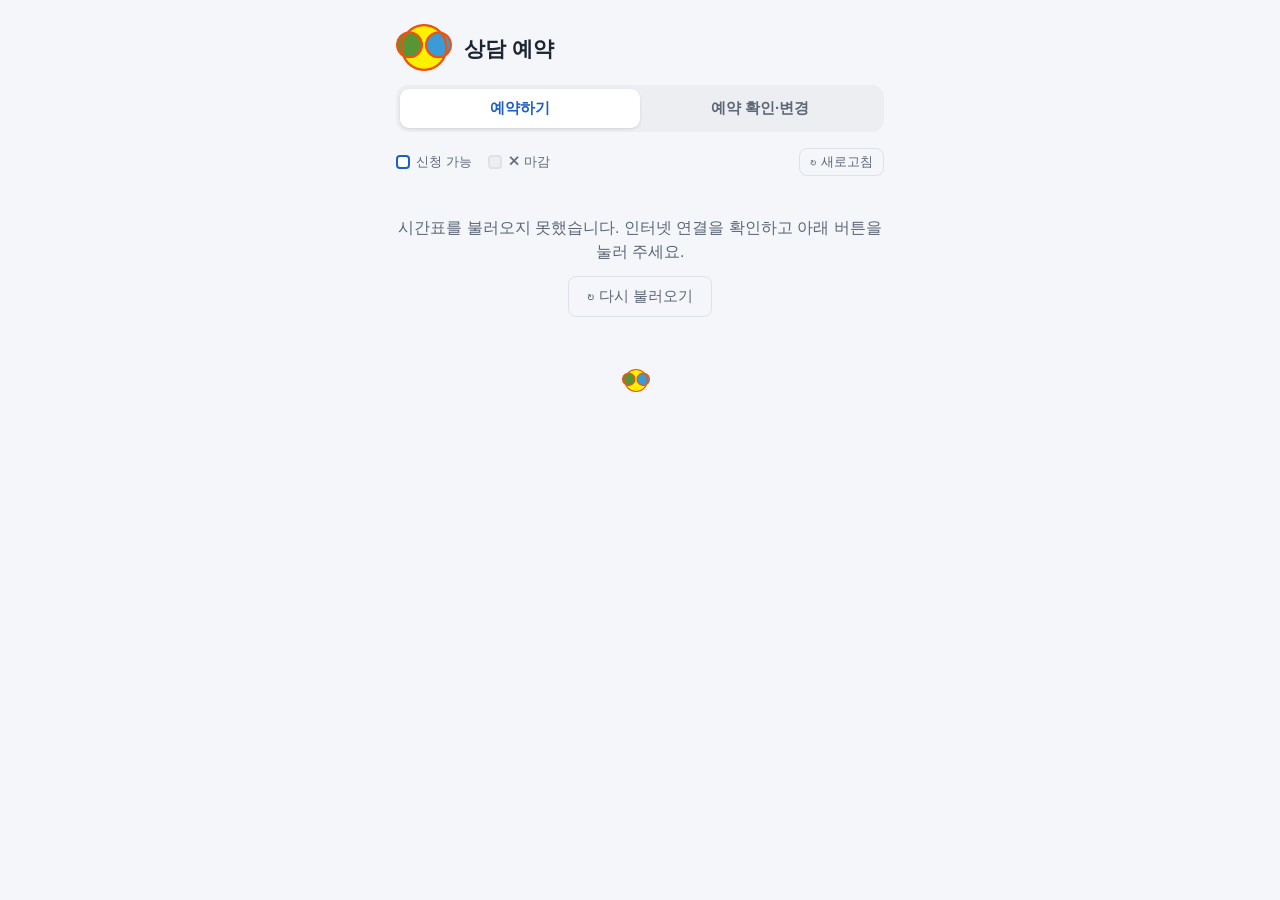
<file: index.html>
<!DOCTYPE html>
<html lang="ko">
<head>
<base target="_top">
<meta charset="utf-8">
<meta name="referrer" content="no-referrer">
<meta name="viewport" content="width=device-width, initial-scale=1">
<title>예비 고3 무료 수학학습상담 예약</title>
<meta property="og:type" content="website">
<meta property="og:title" content="예비 고3 무료 수학학습상담 예약">
<meta property="og:description" content="평촌청솔학원 최준호 T · 원하는 상담 시간을 골라 예약해 주세요.">
<meta property="og:image" content="https://cjh-math.github.io/emblem.png">
<meta property="og:url" content="https://cjh-math.github.io/">
<link rel="icon" type="image/png" href="https://cjh-math.github.io/emblem.png">
<style>
  :root {
    --bg: #f4f6f9; --card: #ffffff; --ink: #1d2433; --sub: #5d6778; --line: #dde2ea;
    --blue: #1f5fbf; --blue-soft: #e7effb; --gray: #eceef1; --gray-ink: #9aa1ab;
    --warn: #b35900; --warn-soft: #fff1e0;
  }
  * { box-sizing: border-box; }
  body { margin: 0; background: var(--bg); color: var(--ink);
    font-family: -apple-system, "Apple SD Gothic Neo", "Malgun Gothic", "Noto Sans KR", sans-serif;
    font-size: 16px; line-height: 1.5; word-break: keep-all; overflow-wrap: break-word; }
  .wrap { max-width: 520px; margin: 0 auto; padding: 20px 16px 48px; }
  .head { display: flex; align-items: center; gap: 12px; margin: 4px 0 14px; }
  .head .emblem { width: 56px; height: auto; flex: none; }
  h1 { font-size: 15px; font-weight: 600; color: var(--sub); margin: 0 0 2px; }
  .subtitle { font-size: 21px; font-weight: 700; margin: 0; line-height: 1.3; }
  .foot { display: flex; align-items: center; justify-content: center; gap: 8px; margin-top: 28px; color: var(--sub); font-size: 13px; }
  .foot .emblem { width: 28px; height: auto; }
  .notice { color: var(--sub); font-size: 14px; margin: 0 0 16px; padding: 12px 14px;
    background: var(--card); border: 1px solid var(--line); border-left: 4px solid var(--blue); border-radius: 10px; }
  .notice p { margin: 0 0 6px; }
  .notice p:last-child { margin-bottom: 0; }
  .contact { display: flex; flex-direction: column; gap: 8px; margin-top: 10px; }
  .contact a { display: flex; align-items: center; gap: 10px; padding: 12px 14px; border-radius: 10px;
    font-size: 15px; font-weight: 700; text-decoration: none; }
  .contact a svg { width: 20px; height: 20px; flex: none; }
  .contact a .go { margin-left: auto; font-size: 20px; line-height: 1; }
  .contact a.kakao { background: #FEE500; color: #191919; }
  .contact a.call { background: var(--card); color: var(--blue); border: 2px solid var(--blue); }
  .tabs { display: flex; background: var(--gray); border-radius: 12px; padding: 4px; margin-bottom: 16px; }
  .tabs button { flex: 1; border: 0; background: none; padding: 10px; font-size: 15px; font-weight: 600;
    color: var(--sub); border-radius: 9px; cursor: pointer; font-family: inherit; }
  .tabs button.on { background: var(--card); color: var(--blue); box-shadow: 0 1px 3px rgba(0,0,0,.12); }
  .legend { display: flex; gap: 16px; font-size: 13px; color: var(--sub); margin-bottom: 16px; align-items: center; }
  .legend span { display: inline-flex; align-items: center; gap: 6px; }
  .chip { width: 14px; height: 14px; border-radius: 4px; display: inline-block; }
  .chip.open { border: 2px solid var(--blue); background: var(--card); }
  .chip.full { background: var(--gray); border: 2px solid var(--line); }
  .refresh { margin-left: auto; background: none; border: 1px solid var(--line); border-radius: 8px;
    padding: 4px 10px; font-size: 13px; color: var(--sub); cursor: pointer; }
  .day { background: var(--card); border: 1px solid var(--line); border-radius: 14px; padding: 14px; margin-bottom: 12px; text-align: left; }
  .day h2 { font-size: 16px; margin: 0 0 10px; }
  .day h2 small { color: var(--sub); font-weight: normal; margin-left: 6px; font-size: 13px; }
  .grid { display: grid; grid-template-columns: repeat(3, 1fr); gap: 8px; }
  .slot { border-radius: 10px; padding: 10px 4px; font-size: 16px; font-weight: 600; text-align: center;
    border: 2px solid var(--blue); background: var(--card); color: var(--blue); cursor: pointer;
    font-family: inherit; }
  .slot:hover { background: var(--blue-soft); }
  .slot.sel { background: var(--blue); color: #fff; }
  .slot[disabled] { border-color: var(--line); background: var(--gray); color: var(--gray-ink); cursor: default; }
  .slot[disabled] .t { text-decoration: line-through; }
  .slot.mine[disabled] { border: 2px dashed var(--blue); background: var(--blue-soft); color: var(--blue); }
  .slot.mine[disabled] .t { text-decoration: none; }
  .slot .s { display: block; font-size: 12px; font-weight: normal; }
  form { background: var(--card); border: 2px solid var(--blue); border-radius: 14px; padding: 16px; margin-top: 16px; }
  .picked { font-size: 17px; font-weight: 700; color: var(--blue); margin: 0 0 12px; }
  label { display: block; font-size: 14px; font-weight: 600; margin: 12px 0 4px; }
  label .opt { font-weight: normal; color: var(--sub); }
  input[type=text], input[type=tel], textarea { width: 100%; padding: 10px 12px; font-size: 16px;
    border: 1px solid var(--line); border-radius: 8px; font-family: inherit; color: var(--ink); background: #fff; }
  textarea { min-height: 80px; resize: vertical; }
  .hint { font-size: 12px; color: var(--sub); margin: 10px 0 -6px; }
  label .req { color: var(--warn); font-weight: 700; }
  .agree { display: flex; gap: 8px; align-items: flex-start; font-weight: normal; font-size: 13px; color: var(--sub); margin-top: 14px; }
  .agree input { margin-top: 3px; width: 18px; height: 18px; flex: none; }
  .submit { width: 100%; margin-top: 16px; padding: 14px; font-size: 17px; font-weight: 700; border: 0;
    border-radius: 10px; background: var(--blue); color: #fff; cursor: pointer; font-family: inherit; }
  .submit[disabled] { opacity: .5; cursor: default; }
  .msg { margin-top: 12px; padding: 10px 12px; border-radius: 8px; background: var(--warn-soft); color: var(--warn); font-size: 14px; }
  .msg::before { content: "⚠ "; }
  .note { margin-top: 14px; padding: 10px 12px; border-radius: 8px; background: var(--blue-soft); color: var(--blue); font-size: 15px; font-weight: 600;
    display: flex; align-items: center; justify-content: center; gap: 8px; }
  .note .emblem { width: 26px; height: auto; flex: none; }
  .done { background: var(--card); border: 1px solid var(--line); border-radius: 14px; padding: 28px 18px; text-align: center; }
  .done .mark .emblem { width: 84px; height: auto; }
  .done .when { font-size: 20px; font-weight: 700; margin: 12px 0 4px; }
  .done p { color: var(--sub); font-size: 14px; margin: 6px 0; }
  .empty, .loading { text-align: center; color: var(--sub); padding: 24px 0; }
  .loading .emblem { display: block; width: min(66vw, 60vh); max-width: 100%; height: auto; margin: 4px auto 16px; }   /* 숨쉬기 애니메이션 뺌(11-14): 일부 안드로이드 크롬에서 화면이 깨지고 멈춤 */
  body:has(#days .loading) .foot { display: none; }   /* 불러오는 동안엔 아래 작은 엠블럼 숨김 */
  #checkForm { margin-top: 0; }
  .result { margin-top: 14px; padding: 14px; border-radius: 10px; background: var(--blue-soft); text-align: center; }
  .result .when { font-size: 18px; font-weight: 700; color: var(--blue); margin: 2px 0; }
  .result p { margin: 4px 0 0; color: var(--sub); font-size: 14px; }
  .result .ask { color: var(--ink); font-weight: 600; margin-top: 12px; }
  .result .day { margin: 10px 0 0; }
  .btns { display: flex; gap: 8px; margin-top: 12px; }
  .btns button { flex: 1; padding: 11px 6px; font-size: 15px; font-weight: 700; border-radius: 10px;
    cursor: pointer; font-family: inherit; border: 2px solid var(--blue); background: var(--card); color: var(--blue); }
  .btns button.primary { background: var(--blue); color: #fff; }
  .btns button.danger { border-color: var(--warn); color: var(--warn); background: var(--card); }
  .btns button.danger.fill { background: var(--warn); color: #fff; }
  .btns button.ghost { border-color: var(--line); color: var(--sub); }
  .btns button[disabled] { opacity: .45; cursor: default; }
  [hidden] { display: none !important; }
</style>
</head>
<body>
<div class="wrap">
  <header class="head">
    <img class="emblem" alt="">
    <div>
      <h1 id="title"></h1>
      <p class="subtitle" id="subtitle">상담 예약</p>
    </div>
  </header>
  <div class="notice" id="notice" hidden></div>

  <div class="tabs">
    <button type="button" id="tabBook" class="on">예약하기</button>
    <button type="button" id="tabCheck">예약 확인·변경</button>
  </div>

  <div id="checkPane" hidden>
    <form id="checkForm">
      <label for="cName">학생 이름</label>
      <input type="text" id="cName" maxlength="30" placeholder="예약할 때 적은 이름">
      <label for="cLast4">연락처 끝 4자리 <span class="opt">(예약 때 적은 학생 또는 학부모 번호)</span></label>
      <input type="tel" id="cLast4" inputmode="numeric" maxlength="4" placeholder="예: 5678">
      <button class="submit" type="submit" id="cSubmit">확인하기</button>
      <div class="msg" id="cMsg" hidden></div>
      <div id="cResult"></div>
    </form>
  </div>

  <div id="bookPane">
  <div id="pick">
    <div class="legend">
      <span><i class="chip open"></i>신청 가능</span>
      <span><i class="chip full"></i>✕ 마감</span>
      <button class="refresh" type="button" id="refresh">↻ 새로고침</button>
    </div>
    <div class="msg" id="topmsg" hidden style="margin:0 0 12px"></div>
    <div id="days"><div class="loading"><img class="emblem" alt="">시간표를 불러오는 중…</div></div>

    <form id="form" hidden autocomplete="on">
      <p class="picked" id="picked"></p>
      <label for="student">학생 이름 <span class="req">*</span></label>
      <input type="text" id="student" maxlength="30" required>
      <label for="school">학교 <span class="req">*</span></label>
      <input type="text" id="school" maxlength="40" placeholder="예: 평촌고" required>
      <p class="hint">학생 연락처와 학부모 연락처 중 <b>하나 이상</b> 적어 주세요.</p>
      <label for="sphone">학생 연락처</label>
      <input type="tel" id="sphone" inputmode="tel" placeholder="010-1234-5678" maxlength="20">
      <label for="pphone">학부모 연락처</label>
      <input type="tel" id="pphone" inputmode="tel" placeholder="010-1234-5678" maxlength="20">
      <label for="memo">상담 희망 내용 <span class="opt">(선택)</span></label>
      <textarea id="memo" maxlength="500" placeholder="미리 알려 주시면 상담 준비에 도움이 됩니다."></textarea>
      <label class="agree"><input type="checkbox" id="agree">상담 일정 안내를 위해 학생 이름·학교·연락처를 수집하는 데 동의합니다. 상담이 끝나면 파기합니다.</label>
      <button class="submit" type="submit" id="submit">예약하기</button>
      <div class="msg" id="msg" hidden></div>
    </form>
  </div>

  <div class="done" id="done" hidden>
    <div class="mark"><img class="emblem" alt=""></div>
    <div class="when" id="doneWhen"></div>
    <p>상담이 예약되었습니다.</p>
    <p>시간 변경·취소는 「예약 확인·변경」 탭에서 할 수 있습니다.</p>
  </div>
  </div>

  <footer class="foot"><img class="emblem" alt=""><span id="footName"></span></footer>
</div>

<script>
  // 서버 호출 3갈래: Apps Script 화면 안 = google.script.run / GitHub Pages = 아래 주소로 JSON / 내 PC 파일 = 가짜 서버
  const API_URL = 'https://script.google.com/macros/s/AKfycbyPuIwd4l1KgbMj3sajS70cjImYzYWRh3i-B30QIU_rbNyJIp1BwK2c07ypM8PV0K5wEQ/exec';
  const MODE = (typeof google !== 'undefined' && google.script) ? 'gas' : /^(file|data):$/.test(location.protocol) ? 'mock' : 'api';   // 내 PC 파일·미리보기 창은 가짜 서버
  const mockDb = { '2026-10-10 18:30': { name: '테스트', last4: '0000' }, '2026-10-14 20:30': { name: '다른', last4: '9999' } };
  const mockDays = [['2026-10-10', ['18:30', '19:00', '19:30', '20:00', '20:30']], ['2026-10-14', ['19:00', '19:30', '20:00', '20:30']]];
  const mockApi = {
    getPageData: () => ({ title: '평촌청솔학원 최준호 T', subtitle: '예비 고3 무료 수학학습상담 예약', kakao: 'https://pf.kakao.com/_nGLZX/chat', phone: '010-9069-4464',
      notice: ['학생과 함께 상담에 오시는 경우, 나눠 드린 The Trend 모의고사 시험지를 풀어서 가져오시거나, 요즘 공부하고 있는 교재를 가져오시면 더 구체적인 상담이 가능합니다.', '시험지는 시험을 마친 뒤 채점만 해서 가져와 주세요. 오답 정리나 다시 풀기는 시험지가 아닌 별도의 공책에 해 주시면, 학생이 처음 푼 과정을 그대로 볼 수 있어 상담에 큰 도움이 됩니다. 풀이 흔적이 지저분해도 괜찮습니다.', '기타 문의 사항은 아래로 연락 주세요.'],
      slots: mockDays.flatMap(([d, ts]) => ts.map(t => ({ date: d, time: t, open: !mockDb[d + ' ' + t] }))) }),
    book: f => { mockDb[f.date + ' ' + f.time] = { name: f.student, last4s: [f.sphone, f.pphone].filter(Boolean).map(p => p.replace(/\D/g, '').slice(-4)) }; return { ok: true, date: f.date, time: f.time }; },
    lookup: q => ({ ok: true, found: Object.keys(mockDb).filter(k => mockDb[k].name === q.name && (mockDb[k].last4s || [mockDb[k].last4]).indexOf(q.last4) >= 0).sort()
      .map(k => ({ date: k.slice(0, 10), time: k.slice(11) })) }),
    cancelMine: q => { delete mockDb[q.date + ' ' + q.time]; return { ok: true }; },
    changeMine: q => { mockDb[q.newDate + ' ' + q.newTime] = mockDb[q.date + ' ' + q.time]; delete mockDb[q.date + ' ' + q.time]; return { ok: true, date: q.newDate, time: q.newTime }; },
  };
  // 휴대폰(카카오톡·네이버 앱 안 브라우저, 불안정한 데이터망)에서 요청이 응답 없이 걸리면 「불러오는 중」이 끝나지 않았다(11-14).
  // → 모든 요청에 시간 제한을 두고, 다시 보내도 되는 읽기 요청(시간표·예약 확인)은 자동으로 두 번 더 보낸다.
  const SAFE = { getPageData: true, lookup: true };
  function limit(p, ms) {
    return new Promise((res, rej) => {
      const t = setTimeout(() => rej(new Error('timeout')), ms);
      p.then(v => { clearTimeout(t); res(v); }, e => { clearTimeout(t); rej(e); });
    });
  }
  function viaApi(fn, arg) {
    return limit(fetch(API_URL, { method: 'POST', body: JSON.stringify({ fn: fn, arg: arg }), credentials: 'omit', cache: 'no-store' })
      .then(r => { if (!r.ok) throw new Error('http ' + r.status); return r.json(); }), SAFE[fn] ? 12000 : 40000);
  }
  function viaGas(fn, arg) {
    return limit(new Promise((res, rej) => google.script.run.withSuccessHandler(res).withFailureHandler(rej)[fn](arg)), SAFE[fn] ? 12000 : 40000);
  }
  function call(fn, arg) {
    if (MODE === 'mock') return new Promise(res => setTimeout(() => res(mockApi[fn](arg)), 300));
    let tries = SAFE[fn] ? 3 : 1, first = true, n = 0;
    const once = () => {
      n++;
      // 옛 구글 주소(gas) 화면은 첫 시도만 google.script.run, 걸리면 GitHub 화면과 같은 길(fetch)로
      const p = (MODE === 'gas' && first) ? viaGas(fn, arg) : viaApi(fn, arg);
      first = false;
      return p.catch(e => { if (--tries > 0) return once(); throw e; });
    };
    return once().then(r => { if (r && r.error) throw new Error(r.msg); return r; });
  }

  const $ = id => document.getElementById(id);
  const EMBLEM = '[data-uri]';
  document.querySelectorAll('img.emblem').forEach(i => { i.src = EMBLEM; });
  const WD = ['일', '월', '화', '수', '목', '금', '토'];
  const key = s => s.date + ' ' + s.time;
  let picked = null;

  function dayLabel(date) {
    const [y, m, d] = date.split('-').map(Number);
    return m + '월 ' + d + '일 (' + WD[new Date(Date.UTC(y, m - 1, d)).getUTCDay()] + ')';
  }
  const when = s => dayLabel(s.date) + ' ' + s.time;

  function el(tag, cls, text) {
    const e = document.createElement(tag);
    if (cls) e.className = cls;
    if (text != null) e.textContent = text;
    return e;
  }

  const ICON_TALK = '<svg viewBox="0 0 24 24" aria-hidden="true"><path fill="currentColor" d="M12 3C6.5 3 2 6.6 2 11c0 2.8 1.8 5.3 4.6 6.7L5.6 21l4-2.6c.8.1 1.6.2 2.4.2 5.5 0 10-3.6 10-8S17.5 3 12 3z"/></svg>';
  const ICON_CALL = '<svg viewBox="0 0 24 24" aria-hidden="true"><path fill="currentColor" d="M6.6 10.8a15.1 15.1 0 0 0 6.6 6.6l2.2-2.2c.3-.3.7-.4 1-.2 1.1.4 2.3.6 3.6.6.6 0 1 .4 1 1V20c0 .6-.4 1-1 1A17 17 0 0 1 3 4c0-.6.4-1 1-1h3.5c.6 0 1 .4 1 1 0 1.3.2 2.5.6 3.6.1.3 0 .7-.2 1z"/></svg>';

  /** 안내 상자 아래 문의 버튼 (카카오톡 채널 · 전화) */
  function contactButtons(kakao, phone) {
    const row = el('div', 'contact');
    const add = (cls, href, blank, icon, label) => {
      const a = el('a', cls);
      a.href = href;
      if (blank) { a.target = '_blank'; a.rel = 'noopener noreferrer'; a.referrerPolicy = 'no-referrer'; }
      a.innerHTML = icon;
      a.append(el('span', '', label), el('span', 'go', '›'));
      row.appendChild(a);
    };
    if (kakao) add('kakao', kakao, true, ICON_TALK, '카카오톡 채널로 바로 문의하기');
    if (phone) add('call', 'tel:' + phone.replace(/-/g, ''), false, ICON_CALL, '전화 문의 ' + phone);
    return row;
  }

  /** 날짜별 시간 버튼. opt: { selKey, mineKey, onPick } */
  function slotGrid(box, slots, opt) {
    box.textContent = '';
    if (!slots) {
      const ld = el('div', 'loading'), img = el('img', 'emblem');
      img.src = EMBLEM; img.alt = '';
      ld.append(img, '시간표를 불러오는 중…');
      box.appendChild(ld); return;
    }
    if (!slots.length) { box.appendChild(el('div', 'empty', '지금 신청할 수 있는 상담 시간이 없습니다.')); return; }
    const byDate = {};
    slots.forEach(s => (byDate[s.date] = byDate[s.date] || []).push(s));
    Object.keys(byDate).forEach(date => {
      const list = byDate[date];
      const left = list.filter(s => s.open).length;
      const sec = el('section', 'day');
      const h = el('h2', '', dayLabel(date));
      h.appendChild(el('small', '', left ? '남은 시간 ' + left + '개' : '전부 마감'));
      const grid = el('div', 'grid');
      list.forEach(s => {
        const mine = key(s) === opt.mineKey;
        const b = el('button', 'slot');
        b.type = 'button';
        b.append(el('span', 't', s.time), el('span', 's', mine ? '현재 예약' : s.open ? '신청 가능' : '✕ 마감'));
        if (!s.open || mine) b.disabled = true;
        if (mine) b.classList.add('mine');
        if (s.open && key(s) === opt.selKey) b.classList.add('sel');
        b.addEventListener('click', () => opt.onPick(s));
        grid.appendChild(b);
      });
      sec.append(h, grid);
      box.appendChild(sec);
    });
  }

  // ===== 예약하기 =====
  let current = null;
  function render() {
    if (picked && !current.some(s => s.open && key(s) === key(picked))) picked = null;
    slotGrid($('days'), current, { selKey: picked && key(picked), onPick: choose });
    $('form').hidden = !picked;
  }

  function load() {
    return call('getPageData').then(d => {
      $('title').textContent = d.title;
      $('footName').textContent = d.title;
      $('subtitle').textContent = d.subtitle;
      document.title = d.subtitle + ' · ' + d.title;
      const notice = $('notice');
      notice.textContent = '';
      [].concat(d.notice).forEach(t => notice.appendChild(el('p', '', t)));
      notice.appendChild(contactButtons(d.kakao, d.phone));
      notice.hidden = false;
      current = d.slots;
      render();
    }).catch(e => {
      const box = $('days'), msg = el('div', 'empty', '시간표를 불러오지 못했습니다. 인터넷 연결을 확인하고 아래 버튼을 눌러 주세요.');
      const again = el('button', 'refresh', '↻ 다시 불러오기');
      again.type = 'button';
      again.style.cssText = 'display:block;margin:12px auto 0;padding:10px 18px;font-size:15px';
      again.addEventListener('click', () => { slotGrid(box, null); load(); });
      msg.appendChild(again);
      box.textContent = '';
      box.appendChild(msg);
    });
  }

  function choose(s) {
    picked = { date: s.date, time: s.time };
    $('picked').textContent = when(s);
    $('msg').hidden = true;
    $('topmsg').hidden = true;
    render();
    $('form').scrollIntoView({ behavior: 'smooth', block: 'start' });
  }

  function showMsg(t) { $('msg').textContent = t; $('msg').hidden = false; }

  $('refresh').addEventListener('click', load);
  $('form').addEventListener('submit', e => {
    e.preventDefault();
    if (!picked) return;
    const f = {
      date: picked.date, time: picked.time,
      student: $('student').value.trim(), school: $('school').value.trim(),
      sphone: $('sphone').value.trim(), pphone: $('pphone').value.trim(),
      memo: $('memo').value.trim(), agree: $('agree').checked,
    };
    const okPhone = p => p.replace(/\D/g, '').length >= 9;
    if (!f.student) return showMsg('학생 이름을 적어 주세요.');
    if (!f.school) return showMsg('학교를 적어 주세요.');
    if (!f.sphone && !f.pphone) return showMsg('학생 연락처와 학부모 연락처 중 하나 이상 적어 주세요.');
    if (f.sphone && !okPhone(f.sphone)) return showMsg('학생 연락처를 확인해 주세요. (예: 010-1234-5678)');
    if (f.pphone && !okPhone(f.pphone)) return showMsg('학부모 연락처를 확인해 주세요. (예: 010-1234-5678)');
    if (!f.agree) return showMsg('개인정보 수집에 동의해 주세요.');
    $('submit').disabled = true;
    $('submit').textContent = '예약하는 중…';
    call('book', f).then(r => {
      if (r.ok) {
        $('pick').hidden = true;
        $('doneWhen').textContent = when(r);
        $('done').hidden = false;
        window.scrollTo(0, 0);
        return;
      }
      showMsg(r.msg);
      if (r.reload) {
        picked = null;
        $('topmsg').textContent = r.msg;
        $('topmsg').hidden = false;
        load().then(() => window.scrollTo(0, 0));
      }
    }).catch(() => showMsg('예약 중 문제가 생겼습니다. 잠시 후 다시 눌러 주세요.'))
      .finally(() => { $('submit').disabled = false; $('submit').textContent = '예약하기'; });
  });

  // ===== 예약 확인·변경·취소 =====
  let cred = null, found = [], mode = null, cSlots = null, busy = false;

  function showCMsg(t) { $('cMsg').textContent = t; $('cMsg').hidden = !t; }

  function btnRow(items) {
    const row = el('div', 'btns');
    items.forEach(([label, cls, fn, disabled]) => {
      const b = el('button', cls, label);
      b.type = 'button';
      b.disabled = busy || !!disabled;
      b.addEventListener('click', fn);
      row.appendChild(b);
    });
    return row;
  }

  function renderCheck(note) {
    const out = $('cResult');
    out.textContent = '';
    if (note) {
      const n = el('div', 'note');
      const img = el('img', 'emblem');
      img.src = EMBLEM;
      img.alt = '';
      n.append(img, el('span', '', note));
      out.appendChild(n);
    }
    if (!found.length) {
      if (!note) {
        const box = el('div', 'result');
        box.append(el('p', '', '예약 내역이 없습니다.'), el('p', '', '이름과 연락처 끝 4자리를 다시 확인해 주세요.'));
        out.appendChild(box);
      }
      return;
    }
    found.forEach(b => {
      const k = key(b);
      const card = el('div', 'result');
      card.append(el('div', 'when', when(b)), el('p', '', '상담이 예약되어 있습니다.'));
      const back = ['돌아가기', 'ghost', () => { mode = null; showCMsg(''); renderCheck(); }];
      if (mode && mode.key === k && mode.type === 'cancel') {
        card.appendChild(el('p', 'ask', '이 예약을 취소할까요?'));
        card.appendChild(btnRow([['예약 취소하기', 'danger fill', () => doCancel(b)], back]));
      } else if (mode && mode.key === k && mode.type === 'change') {
        card.appendChild(el('p', 'ask', '바꿀 시간을 고르세요.'));
        const g = el('div');
        card.appendChild(g);
        slotGrid(g, cSlots, { mineKey: k, selKey: mode.to && key(mode.to), onPick: s => { mode.to = s; showCMsg(''); renderCheck(); } });
        if (mode.to) card.appendChild(el('p', 'ask', when(b) + '  →  ' + when(mode.to)));
        card.appendChild(btnRow([['변경하기', 'primary', () => doChange(b), !mode.to], back]));
      } else {
        card.appendChild(btnRow([
          ['시간 변경', '', () => startChange(b)],
          ['예약 취소', 'danger', () => { mode = { type: 'cancel', key: k }; showCMsg(''); renderCheck(); }],
        ]));
      }
      out.appendChild(card);
    });
  }

  function refreshFound(note) {
    return call('lookup', cred).then(r => {
      found = r.ok ? r.found : [];
      mode = null;
      renderCheck(note);
    });
  }

  function startChange(b) {
    mode = { type: 'change', key: key(b), to: null };
    cSlots = null;
    showCMsg('');
    renderCheck();
    call('getPageData').then(d => { cSlots = d.slots; if (mode && mode.type === 'change') renderCheck(); });
  }

  function setBusy(v) { busy = v; renderCheck(); }

  function doCancel(b) {
    setBusy(true);
    call('cancelMine', Object.assign({ date: b.date, time: b.time }, cred)).then(r => {
      busy = false;
      if (!r.ok) { showCMsg(r.msg); return refreshFound(); }
      return refreshFound(when(b) + ' 예약이 취소되었습니다.');
    }).catch(() => { busy = false; showCMsg('취소 중 문제가 생겼습니다. 잠시 후 다시 눌러 주세요.'); renderCheck(); });
  }

  function doChange(b) {
    const to = mode.to;
    setBusy(true);
    call('changeMine', Object.assign({ date: b.date, time: b.time, newDate: to.date, newTime: to.time }, cred)).then(r => {
      busy = false;
      if (r.ok) return refreshFound(when(r) + '(으)로 변경되었습니다.');
      showCMsg(r.msg);
      if (r.reloadSlots) {
        mode.to = null;
        renderCheck();
        return call('getPageData').then(d => { cSlots = d.slots; renderCheck(); });
      }
      return refreshFound();
    }).catch(() => { busy = false; showCMsg('변경 중 문제가 생겼습니다. 잠시 후 다시 눌러 주세요.'); renderCheck(); });
  }

  $('checkForm').addEventListener('submit', e => {
    e.preventDefault();
    const q = { name: $('cName').value.trim(), last4: $('cLast4').value.replace(/\D/g, '') };
    showCMsg('');
    $('cResult').textContent = '';
    if (!q.name || q.last4.length !== 4) return showCMsg('학생 이름과 연락처 끝 4자리를 적어 주세요.');
    $('cSubmit').disabled = true;
    $('cSubmit').textContent = '확인하는 중…';
    call('lookup', q).then(r => {
      if (!r.ok) return showCMsg(r.msg);
      cred = q;
      found = r.found;
      mode = null;
      renderCheck();
    }).catch(() => showCMsg('확인 중 문제가 생겼습니다. 잠시 후 다시 눌러 주세요.'))
      .finally(() => { $('cSubmit').disabled = false; $('cSubmit').textContent = '확인하기'; });
  });

  function showTab(check) {
    $('tabBook').classList.toggle('on', !check);
    $('tabCheck').classList.toggle('on', check);
    $('bookPane').hidden = check;
    $('checkPane').hidden = !check;
    if (!check) load();
  }
  $('tabBook').addEventListener('click', () => showTab(false));
  $('tabCheck').addEventListener('click', () => showTab(true));

  load();
</script>
</body>
</html>
</file>
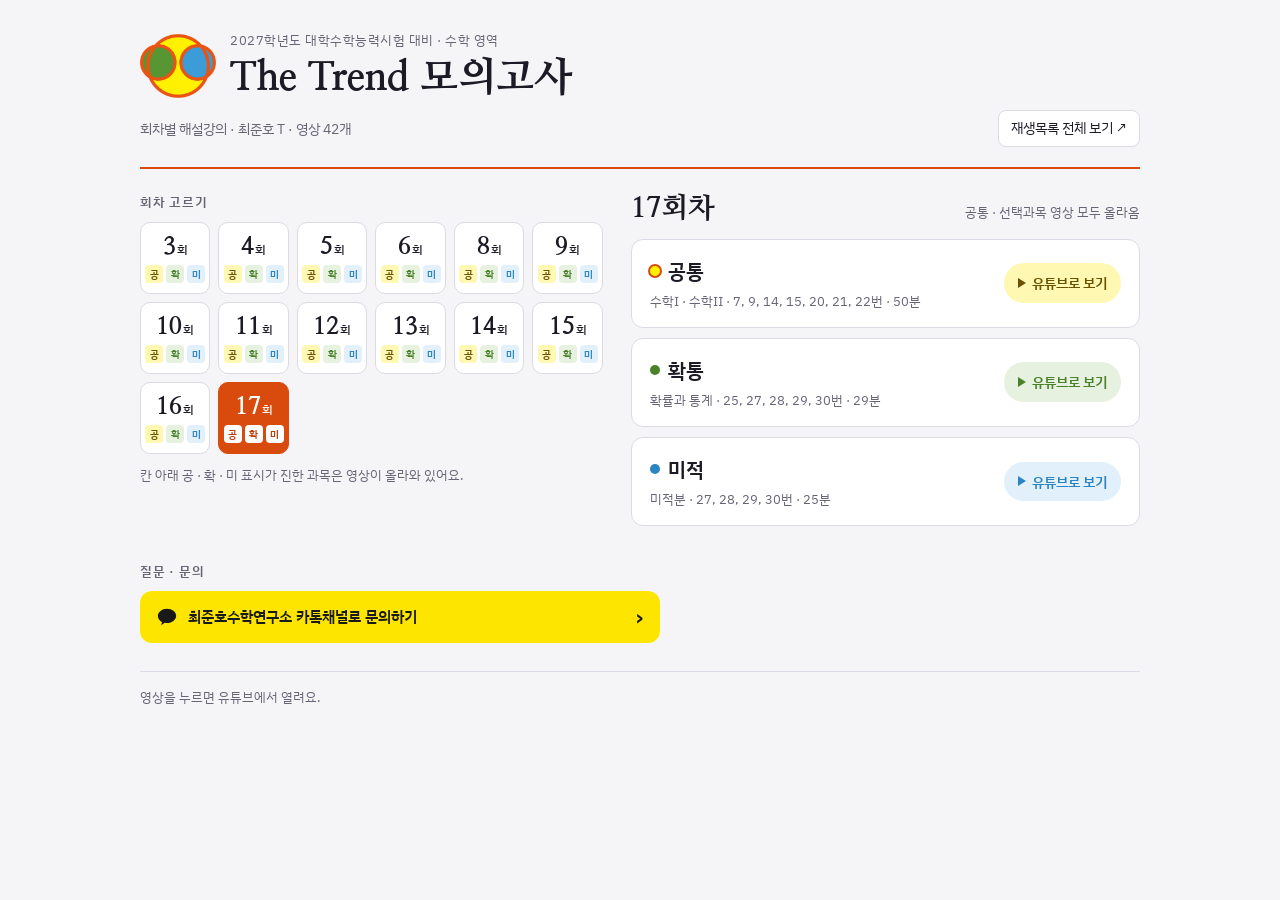
<file: trend/index.html>
<!doctype html>
<html lang="ko">
<head>
<meta charset="utf-8">
<meta name="viewport" content="width=device-width,initial-scale=1,viewport-fit=cover">
<title>The Trend 모의고사 해설강의</title>
<meta name="description" content="2027학년도 수능 대비 The Trend 모의고사 회차별 해설강의 · 최준호 T">
<meta property="og:type" content="website">
<meta property="og:title" content="The Trend 모의고사 해설강의">
<meta property="og:description" content="회차를 고르고 공통 · 확통 · 미적 해설강의를 바로 보세요.">
<meta property="og:url" content="https://cjh-math.github.io/trend/">
<meta property="og:image" content="https://cjh-math.github.io/trend/og.png">
<link rel="icon" type="image/png" href="emblem.png">
<link rel="apple-touch-icon" href="apple-touch-icon.png">
<link rel="preconnect" href="https://fonts.googleapis.com">
<link rel="preconnect" href="https://fonts.gstatic.com" crossorigin>
<link rel="stylesheet" href="https://fonts.googleapis.com/css2?family=IBM+Plex+Sans+KR:wght@400;500;600&family=Nanum+Myeongjo:wght@700;800&display=swap">
<style>
:root { color-scheme: light; padding-top: env(safe-area-inset-top, 0px); padding-bottom: env(safe-area-inset-bottom, 0px); }
body { margin: 0; }
img { max-width: 100%; }
[hidden] { display: none !important; }
</style>
<link rel="stylesheet" href="style.css?v=20261115b">
</head>
<body>
<div id="app"></div>
<script src="videos.js?v=20261115b"></script>
<script src="app.js?v=20261115b"></script>
</body>
</html>
</file>
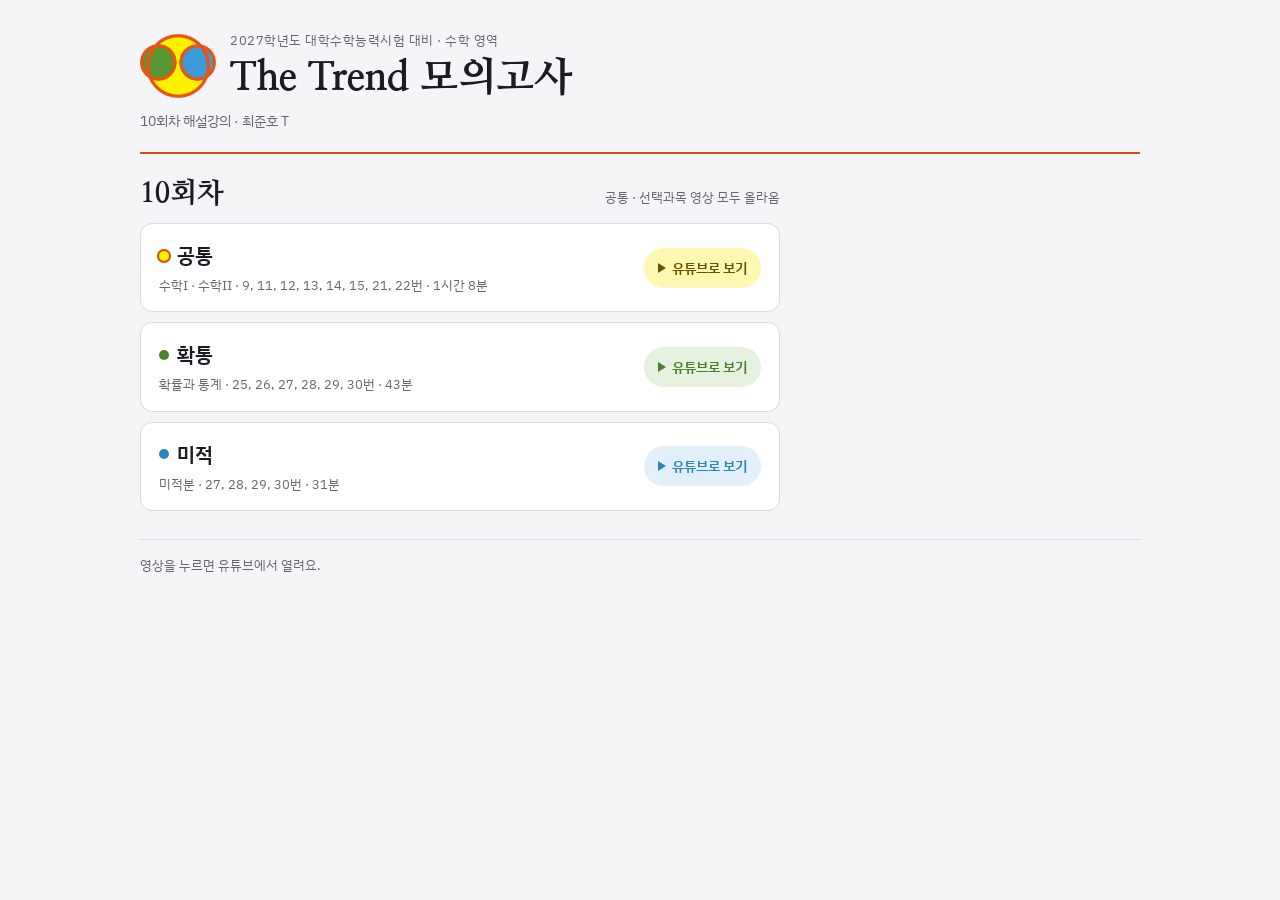
<file: trend/10/index.html>
<!doctype html>
<html lang="ko">
<head>
<meta charset="utf-8">
<meta name="viewport" content="width=device-width,initial-scale=1,viewport-fit=cover">
<title>The Trend 10회차 해설강의</title>
<meta name="description" content="2027학년도 수능 대비 The Trend 모의고사 회차별 해설강의 · 최준호 T">
<meta property="og:type" content="website">
<meta property="og:title" content="The Trend 10회차 해설강의">
<meta property="og:description" content="10회차 공통 · 확통 · 미적 해설강의">
<meta property="og:url" content="https://cjh-math.github.io/trend/10/">
<meta property="og:image" content="https://cjh-math.github.io/trend/og.png">
<link rel="icon" type="image/png" href="../emblem.png">
<link rel="apple-touch-icon" href="../apple-touch-icon.png">
<link rel="preconnect" href="https://fonts.googleapis.com">
<link rel="preconnect" href="https://fonts.gstatic.com" crossorigin>
<link rel="stylesheet" href="https://fonts.googleapis.com/css2?family=IBM+Plex+Sans+KR:wght@400;500;600&family=Nanum+Myeongjo:wght@700;800&display=swap">
<style>
:root { color-scheme: light; padding-top: env(safe-area-inset-top, 0px); padding-bottom: env(safe-area-inset-bottom, 0px); }
body { margin: 0; }
img { max-width: 100%; }
[hidden] { display: none !important; }
</style>
<link rel="stylesheet" href="../style.css?v=20261115b">
</head>
<body>
<div id="app"></div>
<script>window.TREND_ONLY = 10; window.TREND_BASE = "../";</script>
<script src="../videos.js?v=20261115b"></script>
<script src="../app.js?v=20261115b"></script>
</body>
</html>
</file>
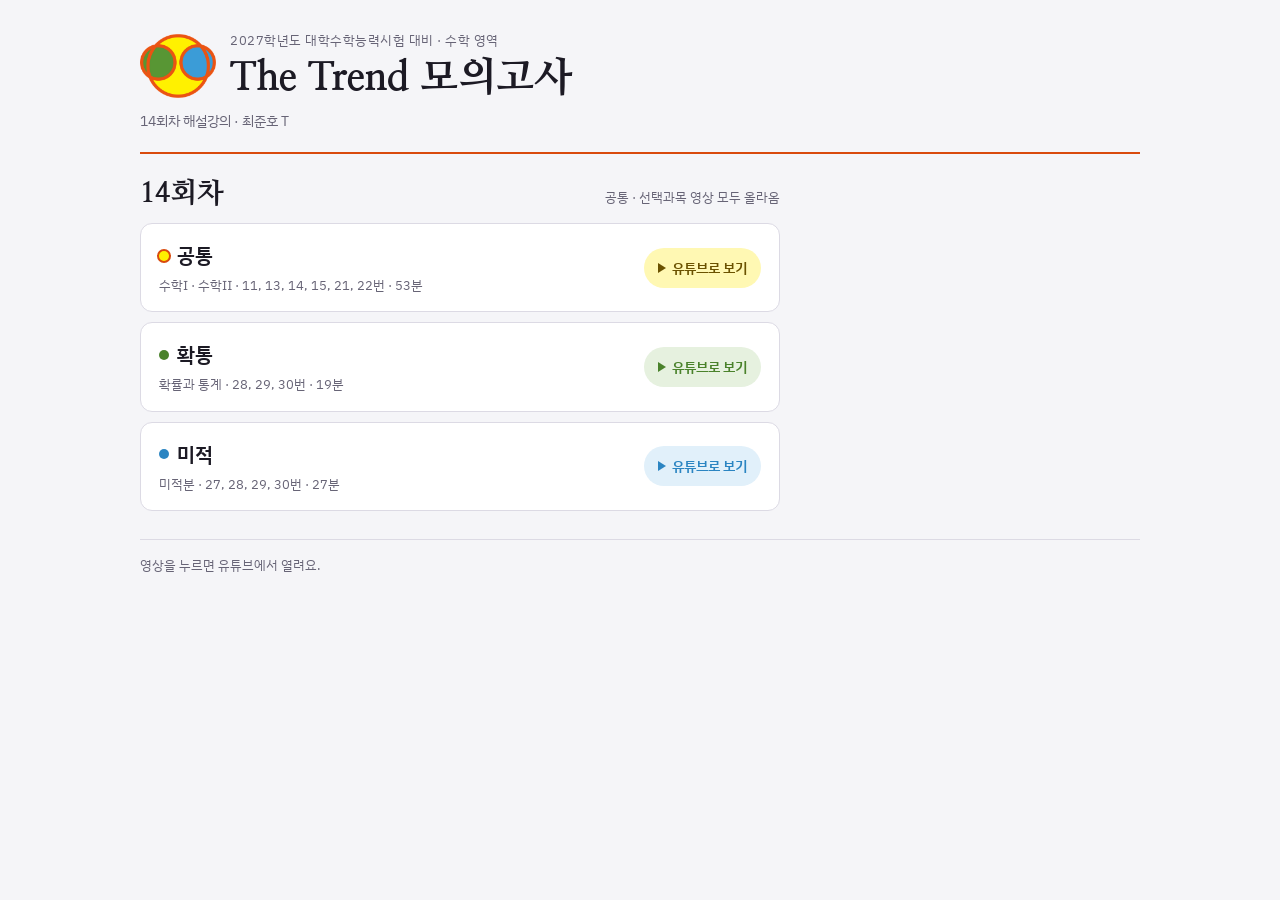
<file: trend/14/index.html>
<!doctype html>
<html lang="ko">
<head>
<meta charset="utf-8">
<meta name="viewport" content="width=device-width,initial-scale=1,viewport-fit=cover">
<title>The Trend 14회차 해설강의</title>
<meta name="description" content="2027학년도 수능 대비 The Trend 모의고사 회차별 해설강의 · 최준호 T">
<meta property="og:type" content="website">
<meta property="og:title" content="The Trend 14회차 해설강의">
<meta property="og:description" content="14회차 공통 · 확통 · 미적 해설강의">
<meta property="og:url" content="https://cjh-math.github.io/trend/14/">
<meta property="og:image" content="https://cjh-math.github.io/trend/og.png">
<link rel="icon" type="image/png" href="../emblem.png">
<link rel="apple-touch-icon" href="../apple-touch-icon.png">
<link rel="preconnect" href="https://fonts.googleapis.com">
<link rel="preconnect" href="https://fonts.gstatic.com" crossorigin>
<link rel="stylesheet" href="https://fonts.googleapis.com/css2?family=IBM+Plex+Sans+KR:wght@400;500;600&family=Nanum+Myeongjo:wght@700;800&display=swap">
<style>
:root { color-scheme: light; padding-top: env(safe-area-inset-top, 0px); padding-bottom: env(safe-area-inset-bottom, 0px); }
body { margin: 0; }
img { max-width: 100%; }
[hidden] { display: none !important; }
</style>
<link rel="stylesheet" href="../style.css?v=20261115b">
</head>
<body>
<div id="app"></div>
<script>window.TREND_ONLY = 14; window.TREND_BASE = "../";</script>
<script src="../videos.js?v=20261115b"></script>
<script src="../app.js?v=20261115b"></script>
</body>
</html>
</file>
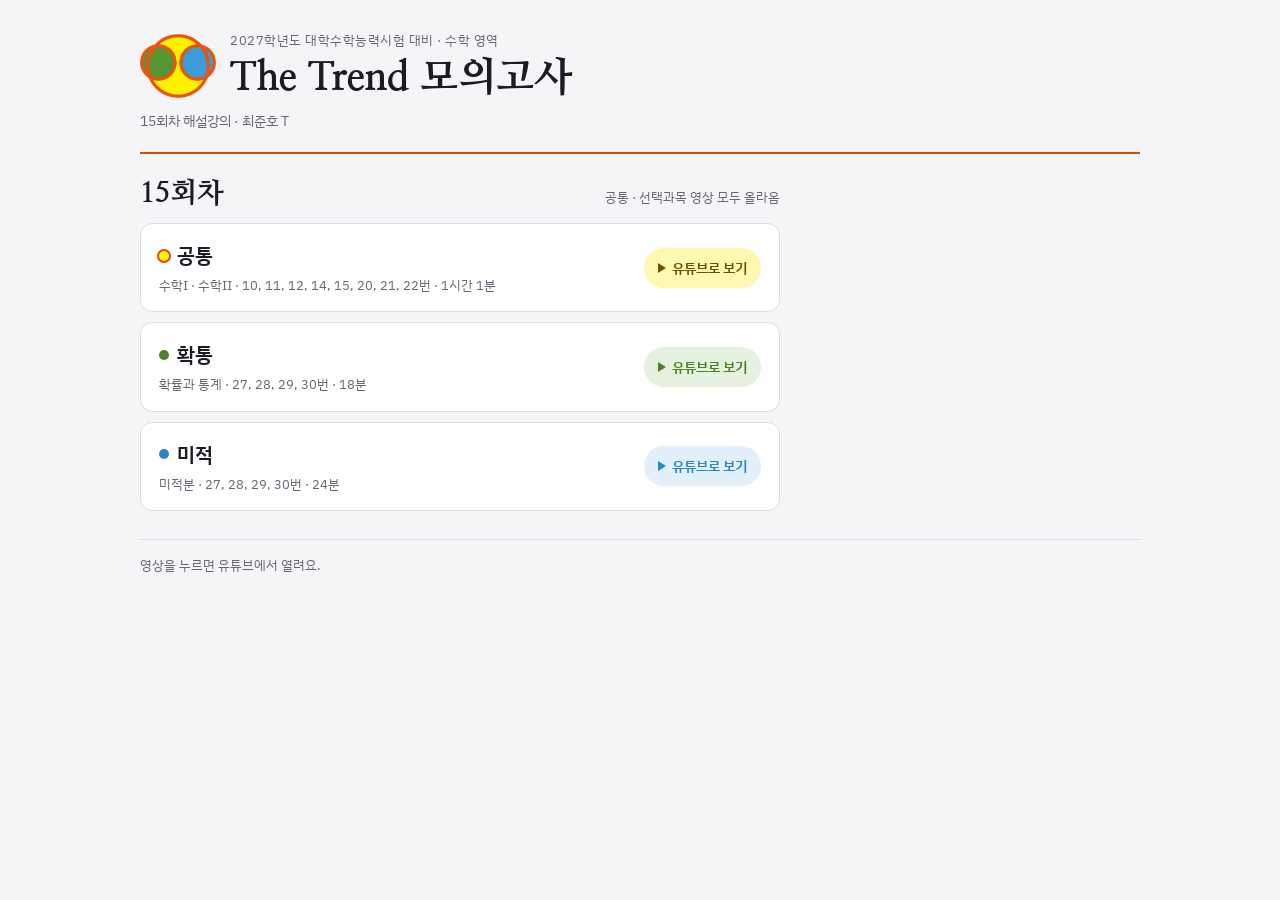
<file: trend/15/index.html>
<!doctype html>
<html lang="ko">
<head>
<meta charset="utf-8">
<meta name="viewport" content="width=device-width,initial-scale=1,viewport-fit=cover">
<title>The Trend 15회차 해설강의</title>
<meta name="description" content="2027학년도 수능 대비 The Trend 모의고사 회차별 해설강의 · 최준호 T">
<meta property="og:type" content="website">
<meta property="og:title" content="The Trend 15회차 해설강의">
<meta property="og:description" content="15회차 공통 · 확통 · 미적 해설강의">
<meta property="og:url" content="https://cjh-math.github.io/trend/15/">
<meta property="og:image" content="https://cjh-math.github.io/trend/og.png">
<link rel="icon" type="image/png" href="../emblem.png">
<link rel="apple-touch-icon" href="../apple-touch-icon.png">
<link rel="preconnect" href="https://fonts.googleapis.com">
<link rel="preconnect" href="https://fonts.gstatic.com" crossorigin>
<link rel="stylesheet" href="https://fonts.googleapis.com/css2?family=IBM+Plex+Sans+KR:wght@400;500;600&family=Nanum+Myeongjo:wght@700;800&display=swap">
<style>
:root { color-scheme: light; padding-top: env(safe-area-inset-top, 0px); padding-bottom: env(safe-area-inset-bottom, 0px); }
body { margin: 0; }
img { max-width: 100%; }
[hidden] { display: none !important; }
</style>
<link rel="stylesheet" href="../style.css?v=20261115b">
</head>
<body>
<div id="app"></div>
<script>window.TREND_ONLY = 15; window.TREND_BASE = "../";</script>
<script src="../videos.js?v=20261115b"></script>
<script src="../app.js?v=20261115b"></script>
</body>
</html>
</file>
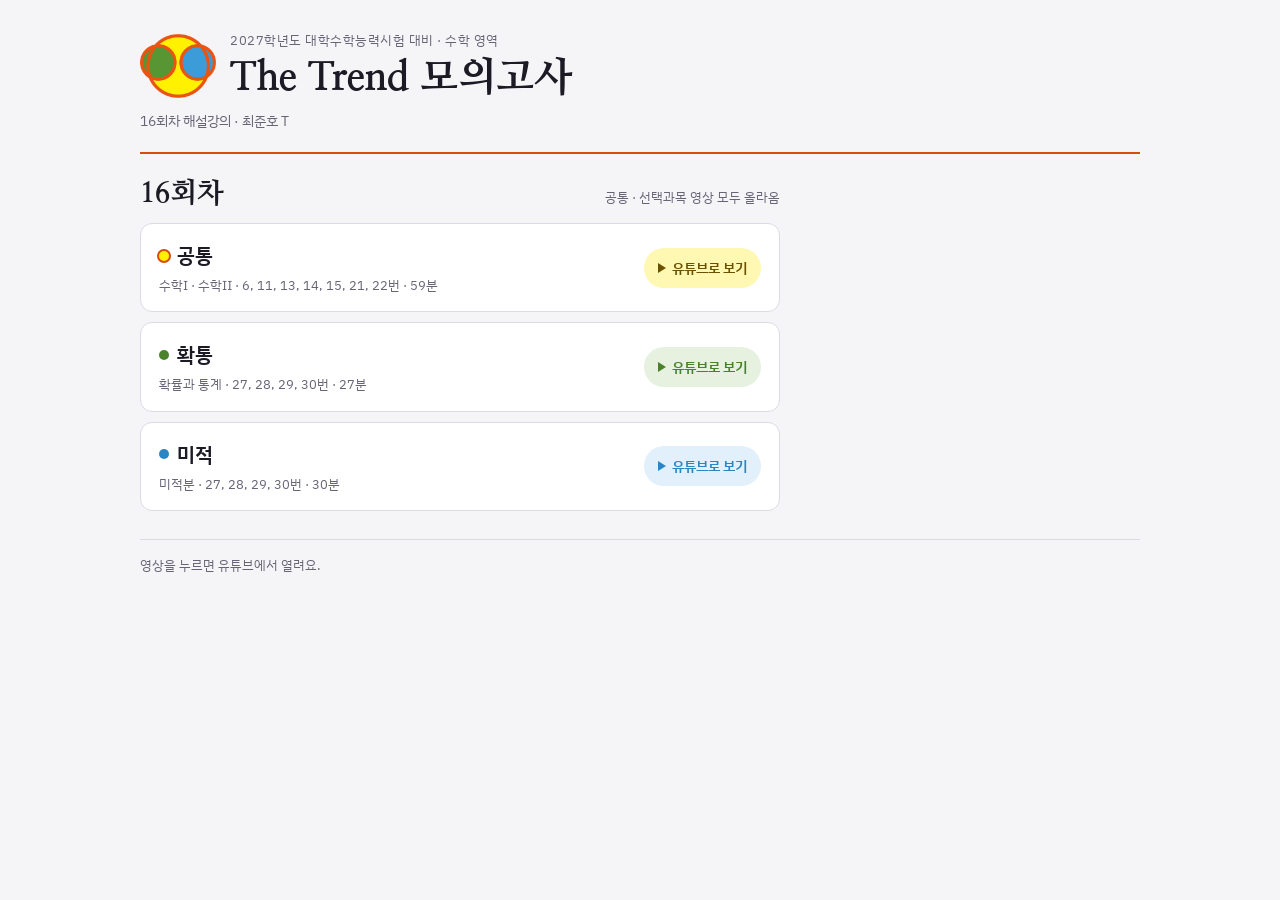
<file: trend/16/index.html>
<!doctype html>
<html lang="ko">
<head>
<meta charset="utf-8">
<meta name="viewport" content="width=device-width,initial-scale=1,viewport-fit=cover">
<title>The Trend 16회차 해설강의</title>
<meta name="description" content="2027학년도 수능 대비 The Trend 모의고사 회차별 해설강의 · 최준호 T">
<meta property="og:type" content="website">
<meta property="og:title" content="The Trend 16회차 해설강의">
<meta property="og:description" content="16회차 공통 · 확통 · 미적 해설강의">
<meta property="og:url" content="https://cjh-math.github.io/trend/16/">
<meta property="og:image" content="https://cjh-math.github.io/trend/og.png">
<link rel="icon" type="image/png" href="../emblem.png">
<link rel="apple-touch-icon" href="../apple-touch-icon.png">
<link rel="preconnect" href="https://fonts.googleapis.com">
<link rel="preconnect" href="https://fonts.gstatic.com" crossorigin>
<link rel="stylesheet" href="https://fonts.googleapis.com/css2?family=IBM+Plex+Sans+KR:wght@400;500;600&family=Nanum+Myeongjo:wght@700;800&display=swap">
<style>
:root { color-scheme: light; padding-top: env(safe-area-inset-top, 0px); padding-bottom: env(safe-area-inset-bottom, 0px); }
body { margin: 0; }
img { max-width: 100%; }
[hidden] { display: none !important; }
</style>
<link rel="stylesheet" href="../style.css?v=20261115b">
</head>
<body>
<div id="app"></div>
<script>window.TREND_ONLY = 16; window.TREND_BASE = "../";</script>
<script src="../videos.js?v=20261115b"></script>
<script src="../app.js?v=20261115b"></script>
</body>
</html>
</file>
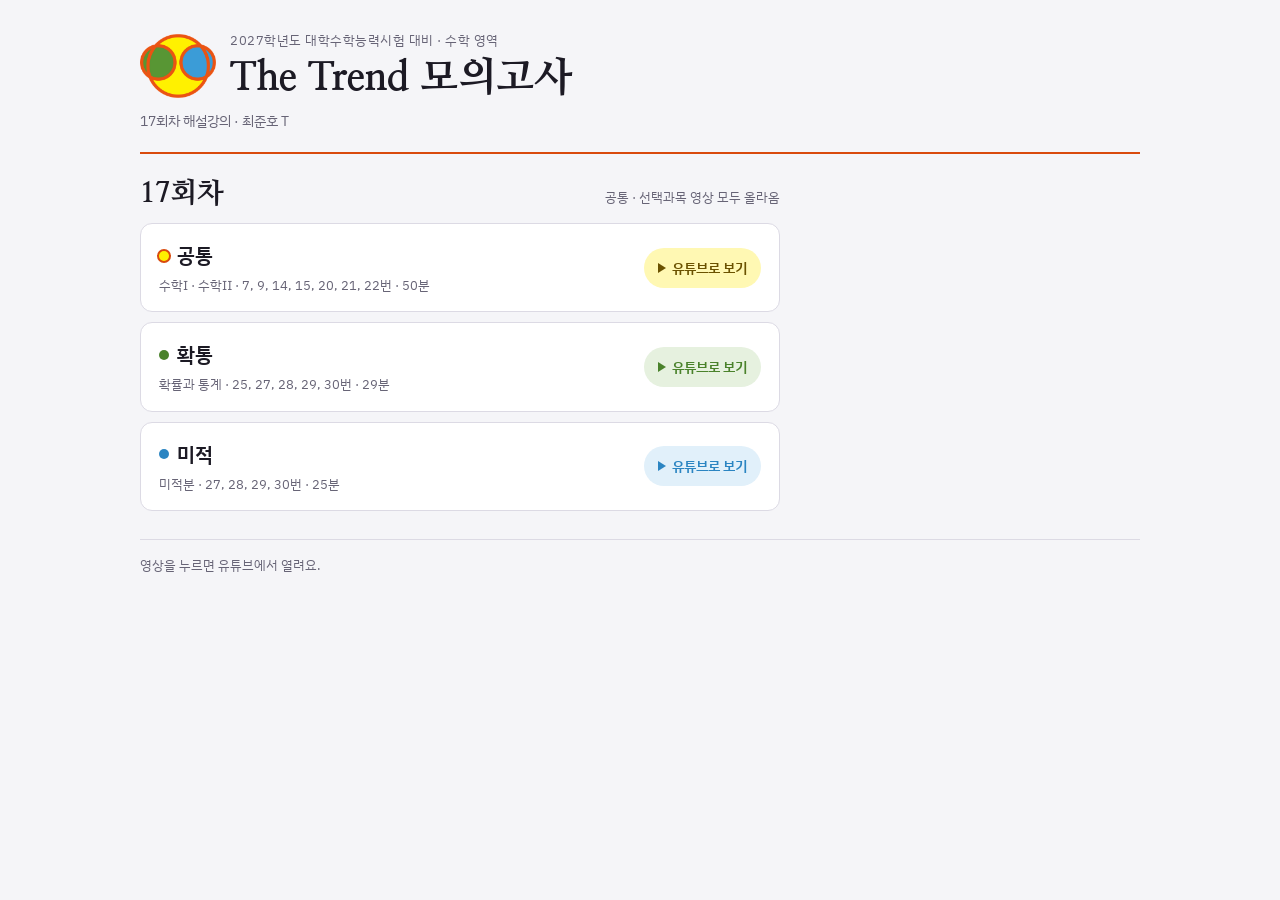
<file: trend/17/index.html>
<!doctype html>
<html lang="ko">
<head>
<meta charset="utf-8">
<meta name="viewport" content="width=device-width,initial-scale=1,viewport-fit=cover">
<title>The Trend 17회차 해설강의</title>
<meta name="description" content="2027학년도 수능 대비 The Trend 모의고사 회차별 해설강의 · 최준호 T">
<meta property="og:type" content="website">
<meta property="og:title" content="The Trend 17회차 해설강의">
<meta property="og:description" content="17회차 공통 · 확통 · 미적 해설강의">
<meta property="og:url" content="https://cjh-math.github.io/trend/17/">
<meta property="og:image" content="https://cjh-math.github.io/trend/og.png">
<link rel="icon" type="image/png" href="../emblem.png">
<link rel="apple-touch-icon" href="../apple-touch-icon.png">
<link rel="preconnect" href="https://fonts.googleapis.com">
<link rel="preconnect" href="https://fonts.gstatic.com" crossorigin>
<link rel="stylesheet" href="https://fonts.googleapis.com/css2?family=IBM+Plex+Sans+KR:wght@400;500;600&family=Nanum+Myeongjo:wght@700;800&display=swap">
<style>
:root { color-scheme: light; padding-top: env(safe-area-inset-top, 0px); padding-bottom: env(safe-area-inset-bottom, 0px); }
body { margin: 0; }
img { max-width: 100%; }
[hidden] { display: none !important; }
</style>
<link rel="stylesheet" href="../style.css?v=20261115b">
</head>
<body>
<div id="app"></div>
<script>window.TREND_ONLY = 17; window.TREND_BASE = "../";</script>
<script src="../videos.js?v=20261115b"></script>
<script src="../app.js?v=20261115b"></script>
</body>
</html>
</file>
<file: trend/style.css>
/* Layout: exam-paper header, round picker on the left, the chosen round's three lectures on the right (stacked on phones) */
:root {
  --paper: #f5f5f8;
  --card: #ffffff;
  --ink: #1c1a24;
  --muted: #676476;
  --line: #dcdae4;
  --accent: #5a3ec2;
  --accent-ink: #ffffff;
  --accent-soft: #ebe6fa;
  --done: #1d7a4c;
  --done-soft: #e3f3ea;
  --warn: #b3261e;
  --e-orange: #d94a0d; --e-orange-soft: #fde9df;
  --e-yellow: #fff100; --e-yellow-soft: #fff8b3; --e-yellow-ink: #6b5200;
  --e-green: #4a822b; --e-green-soft: #e6f1df;
  --e-blue: #2b85c2; --e-blue-soft: #e1f0fa;
  --f-display: "Nanum Myeongjo", "Batang", serif;
  --f-body: "IBM Plex Sans KR", "Apple SD Gothic Neo", "Malgun Gothic", system-ui, sans-serif;
}
@media (prefers-color-scheme: dark) {
  :root:not([data-theme="light"]) {
    --paper: #14131a; --card: #1d1c25; --ink: #ecebf3; --muted: #a29fb2; --line: #302e3b;
    --accent: #a892ff; --accent-ink: #14131a; --accent-soft: #29233f; --done: #6fd39f; --done-soft: #183126; --warn: #ff8a80;
    --e-orange: #ff7a3d; --e-orange-soft: #3a2116; --e-yellow-soft: #3a3510; --e-yellow-ink: #fff27a;
    --e-green: #8fd16a; --e-green-soft: #1e2f16; --e-blue: #6cbcf0; --e-blue-soft: #15283a;
    color-scheme: dark;
  }
}
:root[data-theme="dark"] {
  --paper: #14131a; --card: #1d1c25; --ink: #ecebf3; --muted: #a29fb2; --line: #302e3b;
  --accent: #a892ff; --accent-ink: #14131a; --accent-soft: #29233f; --done: #6fd39f; --done-soft: #183126; --warn: #ff8a80;
  --e-orange: #ff7a3d; --e-orange-soft: #3a2116; --e-yellow-soft: #3a3510; --e-yellow-ink: #fff27a;
  --e-green: #8fd16a; --e-green-soft: #1e2f16; --e-blue: #6cbcf0; --e-blue-soft: #15283a;
  color-scheme: dark;
}
body { background: var(--paper); color: var(--ink); font-family: var(--f-body); font-size: 15px; line-height: 1.55; }
.wrap { max-width: 1000px; margin: 0 auto; padding-left: max(16px, env(safe-area-inset-left, 0px)); padding-right: max(16px, env(safe-area-inset-right, 0px)); padding-block: 28px 96px; }
a { color: inherit; }
button { font: inherit; color: inherit; }
:focus-visible { outline: 2px solid var(--accent); outline-offset: 2px; }

.mast { display: grid; gap: 6px; padding-bottom: 20px; margin-bottom: 24px; border-bottom: 2px solid var(--ink); }
.eyebrow { font-size: 12.5px; letter-spacing: .04em; color: var(--muted); }
.brand { display: flex; align-items: center; gap: 14px; min-width: 0; }
.emblem { width: 64px; height: 64px; flex: none; }
@media (min-width: 600px) { .emblem { width: 76px; height: 76px; } }
.brand-text { display: grid; gap: 4px; min-width: 0; }
.mast h1 { margin: 0; font-family: var(--f-display); font-weight: 800; font-size: clamp(28px, 6vw, 40px); line-height: 1.15; text-wrap: balance; }
.mast-row { display: flex; flex-wrap: wrap; align-items: center; justify-content: space-between; gap: 8px 16px; }
.mast-sub { color: var(--muted); font-size: 14px; }
.mast-links { display: flex; gap: 8px; flex-wrap: wrap; }
.btn { display: inline-flex; align-items: center; gap: 6px; padding: 7px 12px; border: 1px solid var(--line); border-radius: 8px; background: var(--card); font-size: 13.5px; text-decoration: none; cursor: pointer; }
.btn:hover { border-color: var(--accent); }
.btn-primary { background: var(--accent); color: var(--accent-ink); border-color: var(--accent); font-weight: 600; }

.layout { display: grid; gap: 28px; grid-template-columns: minmax(0, 1fr); }
@media (min-width: 780px) { .layout { grid-template-columns: minmax(0, 1fr) minmax(0, 1.1fr); align-items: start; } .panel { position: sticky; top: calc(env(safe-area-inset-top, 0px) + 16px); } }

.inapp { display: grid; gap: 10px; justify-items: start; margin: -8px 0 24px; padding: 12px 14px; border-radius: 10px; background: var(--e-yellow-soft); color: var(--ink); font-size: 14px; line-height: 1.6; }
.inapp p { margin: 0; }
.label { font-size: 12.5px; font-weight: 600; letter-spacing: .06em; color: var(--muted); margin: 0 0 10px; }
.rounds { display: grid; grid-template-columns: repeat(auto-fill, minmax(70px, 1fr)); gap: 8px; }
.tile { display: grid; justify-items: center; gap: 6px; padding: 12px 4px 10px; border: 1px solid var(--line); border-radius: 10px; background: var(--card); cursor: pointer; }
.tile:hover { border-color: var(--accent); }
.tile-num { font-family: var(--f-display); font-weight: 800; font-size: 24px; line-height: 1; font-variant-numeric: tabular-nums; }
.tile-num small { font-family: var(--f-body); font-weight: 500; font-size: 12px; margin-left: 1px; }
.dots { display: flex; gap: 3px; }
.dot { width: 16px; height: 16px; border-radius: 4px; display: grid; place-items: center; font-size: 10px; line-height: 1; border: 1px solid var(--line); color: var(--muted); }
.dot.on { background: var(--accent-soft); border-color: transparent; color: var(--accent); font-weight: 600; }
.tile[aria-pressed="true"] { background: var(--accent); border-color: var(--accent); color: var(--accent-ink); }
.tile[aria-pressed="true"] .dot { border-color: transparent; color: var(--accent-ink); opacity: .55; }
.tile[aria-pressed="true"] .dot.on { background: var(--accent-ink); color: var(--accent); opacity: 1; }
.tile.empty:not([aria-pressed="true"]) .tile-num { color: var(--muted); }
.tile-add { border-style: dashed; color: var(--muted); font-size: 13px; align-content: center; }
.legend { margin-top: 12px; font-size: 12.5px; color: var(--muted); }

.panel-head { display: flex; align-items: baseline; justify-content: space-between; gap: 12px; flex-wrap: wrap; margin-bottom: 12px; }
.panel h2 { margin: 0; font-family: var(--f-display); font-weight: 800; font-size: 28px; line-height: 1.2; }
.panel-note { color: var(--muted); font-size: 13px; }
.subjects { display: grid; gap: 10px; }
.subj { display: grid; grid-template-columns: minmax(0, 1fr) auto; align-items: center; gap: 4px 16px; padding: 16px 18px; border: 1px solid var(--line); border-radius: 12px; background: var(--card); text-decoration: none; }
a.subj:hover { border-color: var(--accent); }
a.subj:hover .subj-go { background: var(--accent); color: var(--accent-ink); }
.subj-name { font-size: 20px; font-weight: 600; display: flex; align-items: center; gap: 8px; flex-wrap: wrap; }
.subj-meta { grid-column: 1; font-size: 13px; color: var(--muted); }
.subj-go { grid-column: 2; grid-row: 1 / span 2; display: inline-flex; align-items: center; gap: 6px; padding: 9px 14px; border-radius: 999px; background: var(--accent-soft); color: var(--accent); font-weight: 600; font-size: 14px; white-space: nowrap; }
.subj.off { background: transparent; border-style: dashed; }
.subj.off .subj-name { color: var(--muted); }
.subj.off .subj-go { background: transparent; color: var(--muted); font-weight: 500; }
.play { width: 0; height: 0; border-left: 8px solid currentColor; border-top: 5px solid transparent; border-bottom: 5px solid transparent; }

.edit-row { display: grid; gap: 8px; padding: 14px 16px; border: 1px solid var(--line); border-radius: 12px; background: var(--card); }
.edit-row .subj-name { font-size: 16px; }
.fields { display: grid; grid-template-columns: minmax(0, 1fr) 96px; gap: 8px; }
.fields input { width: 100%; box-sizing: border-box; padding: 8px 10px; border: 1px solid var(--line); border-radius: 8px; background: var(--paper); color: var(--ink); font: inherit; font-size: 14px; }
.fields input[aria-invalid="true"] { border-color: var(--warn); }
.err { color: var(--warn); font-size: 12.5px; }
.hint { color: var(--muted); font-size: 12.5px; }

.savebar { position: fixed; left: 0; right: 0; bottom: 0; z-index: 20; background: var(--card); border-top: 1px solid var(--line); padding-bottom: calc(12px + env(safe-area-inset-bottom, 0px)); padding-top: 12px; padding-left: max(16px, env(safe-area-inset-left, 0px)); padding-right: max(16px, env(safe-area-inset-right, 0px)); }
.savebar-in { max-width: 1000px; margin: 0 auto; display: flex; align-items: center; justify-content: space-between; gap: 12px; flex-wrap: wrap; }
.savebar-msg { font-size: 14px; }
.savebar-btns { display: flex; gap: 8px; }

/* Emblem look: orange outline as the accent, the three subjects take the emblem's yellow, green and blue */
.look-emblem { --accent: var(--e-orange); --accent-ink: #ffffff; --accent-soft: var(--e-orange-soft); }
.look-emblem .mast { border-bottom-color: var(--e-orange); }
.look-emblem .dot.on[data-s="c"] { background: var(--e-yellow-soft); color: var(--e-yellow-ink); }
.look-emblem .dot.on[data-s="p"] { background: var(--e-green-soft); color: var(--e-green); }
.look-emblem .dot.on[data-s="m"] { background: var(--e-blue-soft); color: var(--e-blue); }
.look-emblem .tile[aria-pressed="true"] .dot.on { background: #ffffff; color: #b83d08; }
.subj-mark { display: none; }
.look-emblem .subj-mark { display: block; width: 10px; height: 10px; border-radius: 50%; flex: none; }
.look-emblem .subj[data-s="c"] .subj-mark { background: var(--e-yellow); box-shadow: 0 0 0 2px var(--e-orange); }
.look-emblem .subj[data-s="p"] .subj-mark { background: var(--e-green); }
.look-emblem .subj[data-s="m"] .subj-mark { background: var(--e-blue); }
.look-emblem .subj[data-s="c"] .subj-go { background: var(--e-yellow-soft); color: var(--e-yellow-ink); }
.look-emblem .subj[data-s="p"] .subj-go { background: var(--e-green-soft); color: var(--e-green); }
.look-emblem .subj[data-s="m"] .subj-go { background: var(--e-blue-soft); color: var(--e-blue); }
.look-emblem a.subj[data-s="c"]:hover { border-color: var(--e-orange); } .look-emblem a.subj[data-s="c"]:hover .subj-go { background: var(--e-yellow); color: #1c1a24; }
.look-emblem a.subj[data-s="p"]:hover { border-color: var(--e-green); } .look-emblem a.subj[data-s="p"]:hover .subj-go { background: var(--e-green); color: #ffffff; }
.look-emblem a.subj[data-s="m"]:hover { border-color: var(--e-blue); } .look-emblem a.subj[data-s="m"]:hover .subj-go { background: var(--e-blue); color: #ffffff; }
.look-emblem .subj.off .subj-mark { opacity: .35; }
.look-emblem .subj.off .subj-go { background: transparent; color: var(--muted); }

.contact { margin-top: 36px; max-width: 520px; }
.contact a.kakao { display: flex; align-items: center; gap: 10px; padding: 14px 16px; border-radius: 12px; background: #fee500; color: #191919; font-size: 15px; font-weight: 600; text-decoration: none; }
.contact a.kakao svg { width: 22px; height: 22px; flex: none; }
.contact a.kakao .go { margin-left: auto; font-size: 22px; line-height: 1; }
.contact a.kakao:hover { background: #f5dc00; }
.foot { margin-top: 28px; padding-top: 16px; border-top: 1px solid var(--line); color: var(--muted); font-size: 12.5px; }
@media (prefers-reduced-motion: no-preference) { .tile, .subj, .btn, .subj-go { transition: border-color .15s, background-color .15s, color .15s; } }

/* 회차 전용 페이지(trend/14/ 등) */
.only .layout { grid-template-columns: minmax(0, 1fr) !important; max-width: 640px; }
.only .panel { position: static; }
</file>
